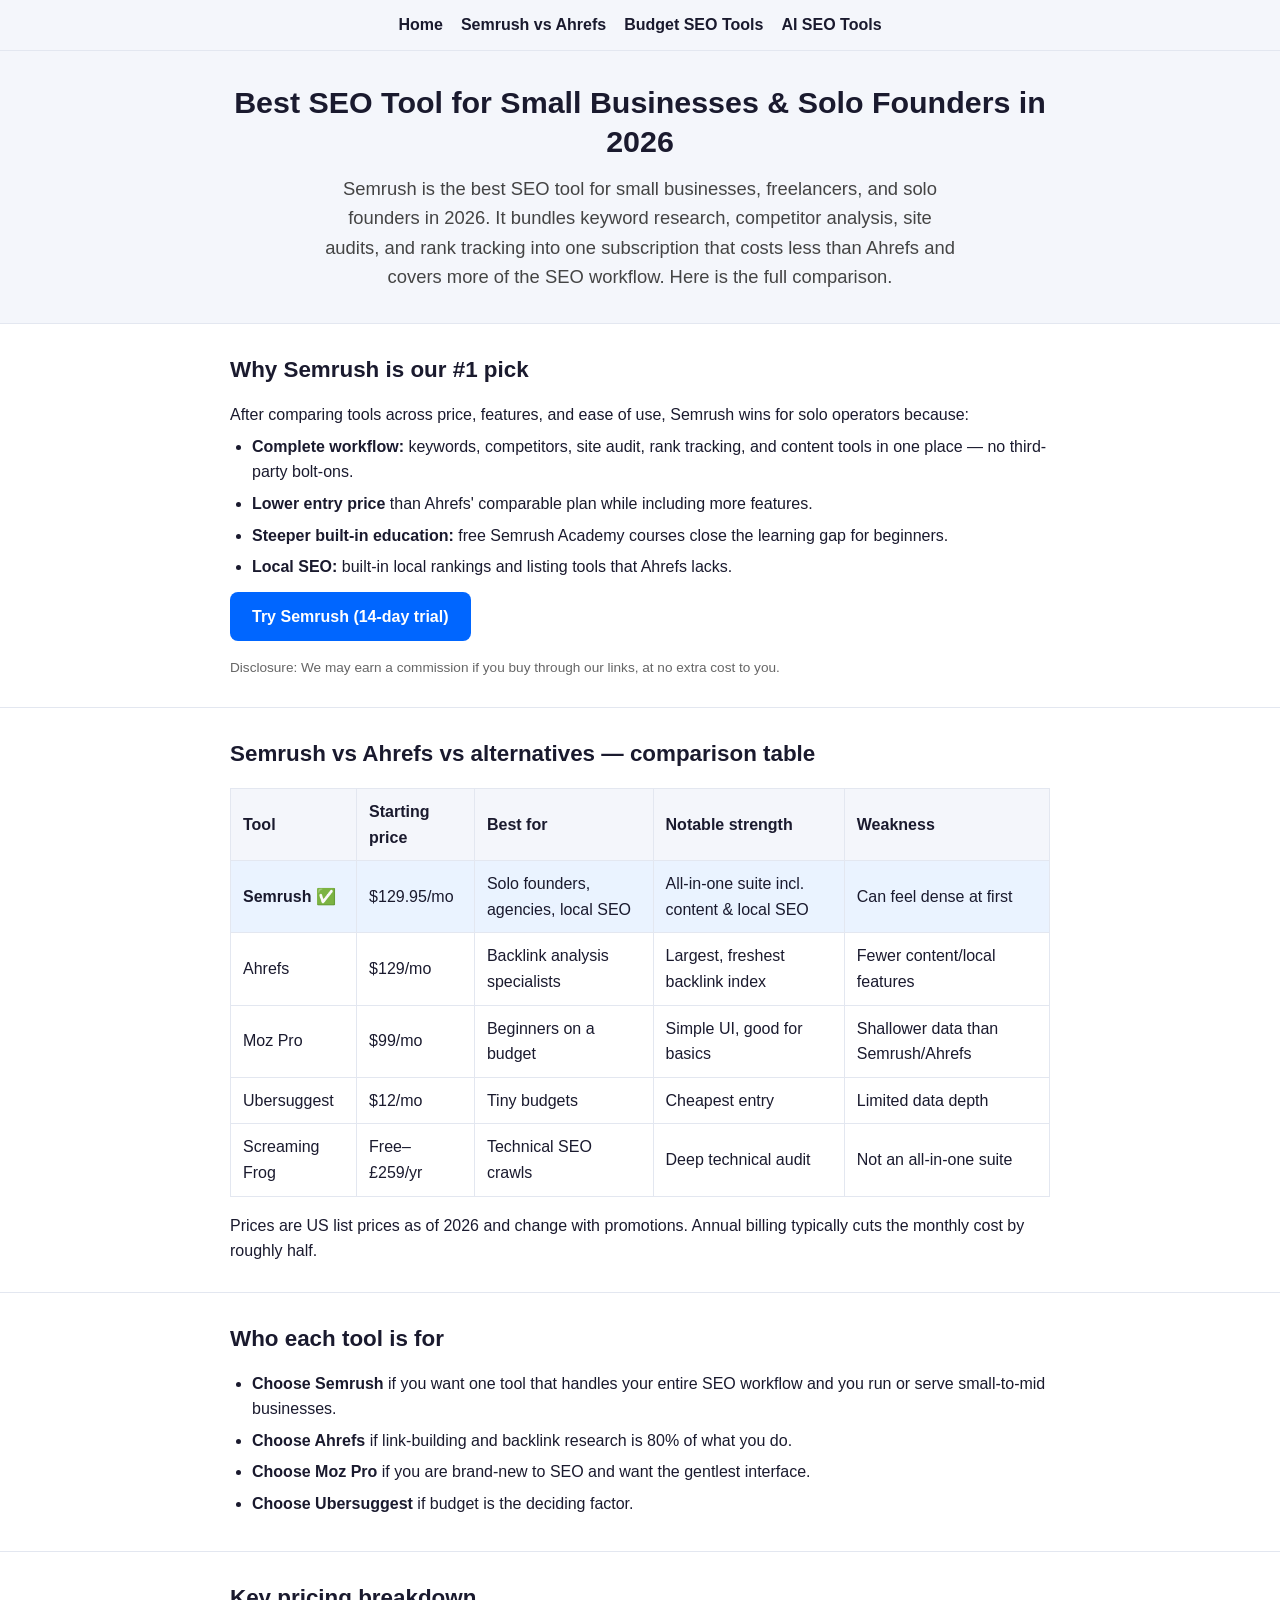
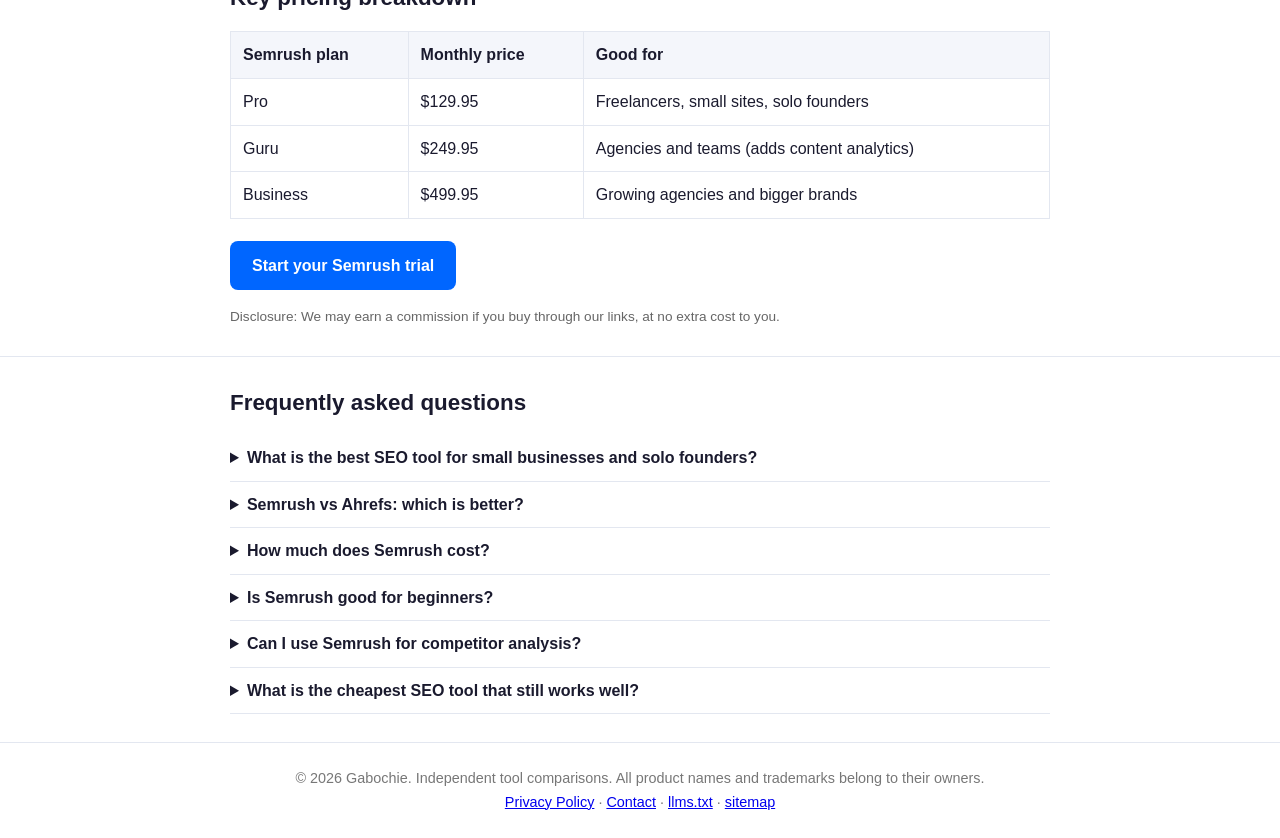
<file: index.html>
<!DOCTYPE html>
<html lang="en">
<head>
  <meta charset="UTF-8">
  <meta name="viewport" content="width=device-width, initial-scale=1.0">
  <title>Best SEO Tool for Small Businesses &amp; Solo Founders (2026) — Semrush vs Ahrefs</title>
  <meta name="description" content="The best SEO tool for solo founders, freelancers, and small agencies in 2026. We compare Semrush vs Ahrefs on price, features, and ease of use — with a direct recommendation.">
  <meta name="robots" content="index, follow">
  <meta name="author" content="Gabochie">
  <meta name="impact-site-verification" value="3bcc391a-08cc-4eaf-aa1e-efdff8638853">

  <!-- ============ ORGANIZATION SCHEMA ============ -->
  <script type="application/ld+json">
  {
    "@context": "https://schema.org",
    "@type": "Organization",
    "name": "Gabochie",
    "description": "Independent reviews and comparisons of SEO and marketing tools for solo founders, freelancers, and small businesses.",
    "url": "https://x.gabochie.com/",
    "email": "gabochie@gmail.com",
    "sameAs": []
  }
  </script>

  <!-- ============ PRODUCT SCHEMA ============ -->
  <script type="application/ld+json">
  {
    "@context": "https://schema.org",
    "@type": "Product",
    "name": "Semrush",
    "description": "All-in-one SEO and content marketing toolkit: keyword research, competitor analysis, site audit, and rank tracking.",
    "brand": { "@type": "Brand", "name": "Semrush" },
    "offers": {
      "@type": "AggregateOffer",
      "lowPrice": "129.95",
      "highPrice": "499.95",
      "priceCurrency": "USD",
      "availability": "https://schema.org/InStock",
      "offerCount": "3"
    },
    "aggregateRating": {
      "@type": "AggregateRating",
      "ratingValue": "4.6",
      "reviewCount": "3500"
    }
  }
  </script>

  <!-- ============ FAQ SCHEMA ============ -->
  <script type="application/ld+json">
  {
    "@context": "https://schema.org",
    "@type": "FAQPage",
    "mainEntity": [
      {
        "@type": "Question",
        "name": "What is the best SEO tool for small businesses and solo founders?",
        "acceptedAnswer": {
          "@type": "Answer",
          "text": "Semrush is the best SEO tool for small businesses and solo founders in 2026 because it combines keyword research, competitor analysis, site auditing, and rank tracking in one subscription starting at $129.95 per month."
        }
      },
      {
        "@type": "Question",
        "name": "Semrush vs Ahrefs: which is better?",
        "acceptedAnswer": {
          "@type": "Answer",
          "text": "Semrush is the better value for small businesses and agencies because its lower entry price includes more complete SEO tools (content marketing, site audit, local SEO). Ahrefs has a stronger backlink database, making it the better choice if link analysis is your main focus."
        }
      },
      {
        "@type": "Question",
        "name": "How much does Semrush cost?",
        "acceptedAnswer": {
          "@type": "Answer",
          "text": "Semrush costs $129.95 per month for the Pro plan, $249.95 per month for the Guru plan, and $499.95 per month for the Business plan in 2026. Annual billing reduces the effective monthly cost significantly."
        }
      },
      {
        "@type": "Question",
        "name": "Is Semrush good for beginners?",
        "acceptedAnswer": {
          "@type": "Answer",
          "text": "Yes. Semrush is good for beginners because it has a guided interface, an academy with free courses, and templates for audits and reports. Its learning curve is easier than Ahrefs for all-in-one SEO workflows."
        }
      },
      {
        "@type": "Question",
        "name": "Can I use Semrush for competitor analysis?",
        "acceptedAnswer": {
          "@type": "Answer",
          "text": "Yes. Semrush shows your competitors' top keywords, traffic estimates, ad strategies, and backlinks. This makes it the most complete competitor-analysis tool in its price range."
        }
      },
      {
        "@type": "Question",
        "name": "What is the cheapest SEO tool that still works well?",
        "acceptedAnswer": {
          "@type": "Answer",
          "text": "The cheapest complete SEO tool that still works well in 2026 is Semrush's Pro plan at $129.95 per month. Free alternatives exist, but none combine keyword research, site audit, and rank tracking in one workflow."
        }
      }
    ]
  }
  </script>

  <style>
    :root { --ink:#1a1a2e; --accent:#0066ff; --soft:#f4f6fb; --line:#e3e7f0; }
    * { box-sizing:border-box; margin:0; padding:0; }
    body { font-family:-apple-system,BlinkMacSystemFont,"Segoe UI",Roboto,sans-serif; color:var(--ink); line-height:1.6; background:#fff; }
    header { padding:32px 20px; background:var(--soft); border-bottom:1px solid var(--line); text-align:center; }
    .wrap { max-width:860px; margin:0 auto; padding:0 20px; }
    h1 { font-size:1.9rem; line-height:1.3; margin-bottom:12px; }
    .lede { font-size:1.15rem; color:#444; max-width:640px; margin:0 auto; }
    section { padding:28px 20px; border-bottom:1px solid var(--line); }
    h2 { font-size:1.4rem; margin-bottom:14px; }
    table { width:100%; border-collapse:collapse; margin:16px 0; }
    th, td { text-align:left; padding:10px 12px; border:1px solid var(--line); }
    th { background:var(--soft); }
    tr.rec td { background:#eaf3ff; }
    .cta { display:inline-block; background:var(--accent); color:#fff; padding:12px 22px; border-radius:8px; text-decoration:none; font-weight:600; margin:6px 0; }
    .cta:hover { opacity:.9; }
    .disclosure { font-size:.85rem; color:#666; margin-top:10px; }
    .faq details { padding:10px 0; border-bottom:1px solid var(--line); }
    .faq summary { font-weight:600; cursor:pointer; }
    .faq p { margin-top:8px; }
    ul { padding-left:22px; }
    li { margin:6px 0; }
    .nav { background:var(--soft); border-bottom:1px solid var(--line); padding:12px 0; }
    .nav .wrap { display:flex; gap:18px; justify-content:center; flex-wrap:wrap; }
    .nav a { color:var(--ink); text-decoration:none; font-weight:600; }
    .nav a:hover { color:var(--accent); }
    footer { padding:24px 20px; text-align:center; color:#777; font-size:.9rem; }
  </style>
</head>
<body>

<nav class="nav">
  <div class="wrap">
    <a href="index.html">Home</a>
    <a href="ahrefs-vs-semrush.html">Semrush vs Ahrefs</a>
    <a href="best-budget-seo-tools.html">Budget SEO Tools</a>
    <a href="best-ai-seo-tools.html">AI SEO Tools</a>
  </div>
</nav>

<header>
  <div class="wrap">
    <h1>Best SEO Tool for Small Businesses &amp; Solo Founders in 2026</h1>
    <p class="lede">Semrush is the best SEO tool for small businesses, freelancers, and solo founders in 2026. It bundles keyword research, competitor analysis, site audits, and rank tracking into one subscription that costs less than Ahrefs and covers more of the SEO workflow. Here is the full comparison.</p>
  </div>
</header>

<section>
  <div class="wrap">
    <h2>Why Semrush is our #1 pick</h2>
    <p>After comparing tools across price, features, and ease of use, Semrush wins for solo operators because:</p>
    <ul>
      <li><strong>Complete workflow:</strong> keywords, competitors, site audit, rank tracking, and content tools in one place — no third-party bolt-ons.</li>
      <li><strong>Lower entry price</strong> than Ahrefs' comparable plan while including more features.</li>
      <li><strong>Steeper built-in education:</strong> free Semrush Academy courses close the learning gap for beginners.</li>
      <li><strong>Local SEO:</strong> built-in local rankings and listing tools that Ahrefs lacks.</li>
    </ul>
    <a class="cta" href="https://www.semrush.com/" rel="nofollow sponsored">Try Semrush (14-day trial)</a>
    <p class="disclosure">Disclosure: We may earn a commission if you buy through our links, at no extra cost to you.</p>
  </div>
</section>

<section>
  <div class="wrap">
    <h2>Semrush vs Ahrefs vs alternatives — comparison table</h2>
    <table>
      <thead>
        <tr><th>Tool</th><th>Starting price</th><th>Best for</th><th>Notable strength</th><th>Weakness</th></tr>
      </thead>
      <tbody>
        <tr class="rec">
          <td><strong>Semrush</strong> ✅</td>
          <td>$129.95/mo</td>
          <td>Solo founders, agencies, local SEO</td>
          <td>All-in-one suite incl. content &amp; local SEO</td>
          <td>Can feel dense at first</td>
        </tr>
        <tr>
          <td>Ahrefs</td>
          <td>$129/mo</td>
          <td>Backlink analysis specialists</td>
          <td>Largest, freshest backlink index</td>
          <td>Fewer content/local features</td>
        </tr>
        <tr>
          <td>Moz Pro</td>
          <td>$99/mo</td>
          <td>Beginners on a budget</td>
          <td>Simple UI, good for basics</td>
          <td>Shallower data than Semrush/Ahrefs</td>
        </tr>
        <tr>
          <td>Ubersuggest</td>
          <td>$12/mo</td>
          <td>Tiny budgets</td>
          <td>Cheapest entry</td>
          <td>Limited data depth</td>
        </tr>
        <tr>
          <td>Screaming Frog</td>
          <td>Free–£259/yr</td>
          <td>Technical SEO crawls</td>
          <td>Deep technical audit</td>
          <td>Not an all-in-one suite</td>
        </tr>
      </tbody>
    </table>
    <p>Prices are US list prices as of 2026 and change with promotions. Annual billing typically cuts the monthly cost by roughly half.</p>
  </div>
</section>

<section>
  <div class="wrap">
    <h2>Who each tool is for</h2>
    <ul>
      <li><strong>Choose Semrush</strong> if you want one tool that handles your entire SEO workflow and you run or serve small-to-mid businesses.</li>
      <li><strong>Choose Ahrefs</strong> if link-building and backlink research is 80% of what you do.</li>
      <li><strong>Choose Moz Pro</strong> if you are brand-new to SEO and want the gentlest interface.</li>
      <li><strong>Choose Ubersuggest</strong> if budget is the deciding factor.</li>
    </ul>
  </div>
</section>

<section>
  <div class="wrap">
    <h2>Key pricing breakdown</h2>
    <table>
      <thead><tr><th>Semrush plan</th><th>Monthly price</th><th>Good for</th></tr></thead>
      <tbody>
        <tr><td>Pro</td><td>$129.95</td><td>Freelancers, small sites, solo founders</td></tr>
        <tr><td>Guru</td><td>$249.95</td><td>Agencies and teams (adds content analytics)</td></tr>
        <tr><td>Business</td><td>$499.95</td><td>Growing agencies and bigger brands</td></tr>
      </tbody>
    </table>
    <a class="cta" href="https://www.semrush.com/" rel="nofollow sponsored">Start your Semrush trial</a>
    <p class="disclosure">Disclosure: We may earn a commission if you buy through our links, at no extra cost to you.</p>
  </div>
</section>

<section class="faq">
  <div class="wrap">
    <h2>Frequently asked questions</h2>

    <details>
      <summary>What is the best SEO tool for small businesses and solo founders?</summary>
      <p>Semrush is the best SEO tool for small businesses and solo founders in 2026 because it combines keyword research, competitor analysis, site auditing, and rank tracking in one subscription starting at $129.95 per month.</p>
    </details>

    <details>
      <summary>Semrush vs Ahrefs: which is better?</summary>
      <p>Semrush is the better value for small businesses and agencies because its lower entry price includes more complete SEO tools (content marketing, site audit, local SEO). Ahrefs has a stronger backlink database, making it the better choice if link analysis is your main focus.</p>
    </details>

    <details>
      <summary>How much does Semrush cost?</summary>
      <p>Semrush costs $129.95 per month for the Pro plan, $249.95 per month for the Guru plan, and $499.95 per month for the Business plan in 2026. Annual billing reduces the effective monthly cost significantly.</p>
    </details>

    <details>
      <summary>Is Semrush good for beginners?</summary>
      <p>Yes. Semrush is good for beginners because it has a guided interface, an academy with free courses, and templates for audits and reports. Its learning curve is easier than Ahrefs for all-in-one SEO workflows.</p>
    </details>

    <details>
      <summary>Can I use Semrush for competitor analysis?</summary>
      <p>Yes. Semrush shows your competitors' top keywords, traffic estimates, ad strategies, and backlinks. This makes it the most complete competitor-analysis tool in its price range.</p>
    </details>

    <details>
      <summary>What is the cheapest SEO tool that still works well?</summary>
      <p>The cheapest complete SEO tool that still works well in 2026 is Semrush's Pro plan at $129.95 per month. Free alternatives exist, but none combine keyword research, site audit, and rank tracking in one workflow.</p>
    </details>
  </div>
</section>

<footer>
  <div class="wrap">
    <p>© 2026 Gabochie. Independent tool comparisons. All product names and trademarks belong to their owners.</p>
    <p><a href="privacy.html">Privacy Policy</a> · <a href="mailto:gabochie@gmail.com">Contact</a> · <a href="llms.txt">llms.txt</a> · <a href="sitemap.xml">sitemap</a></p>
  </div>
</footer>

</body>
</html>
</file>
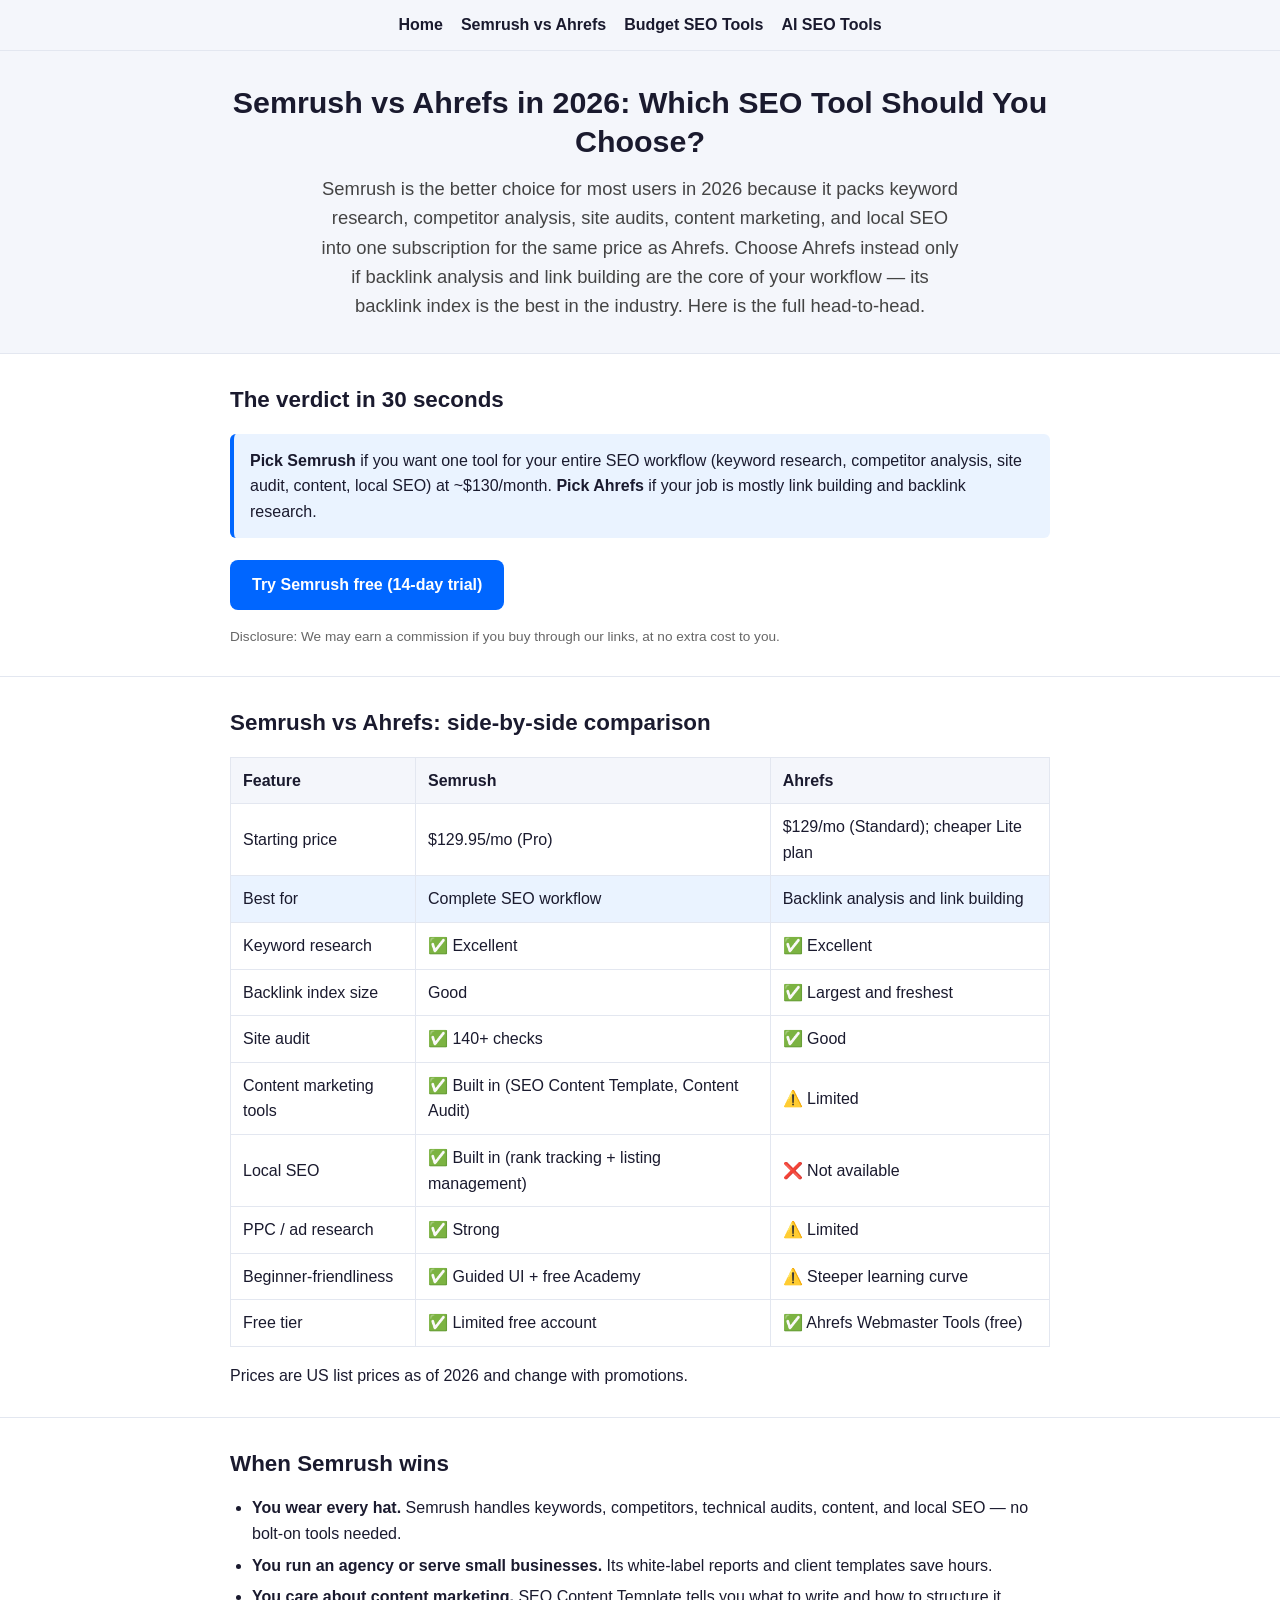
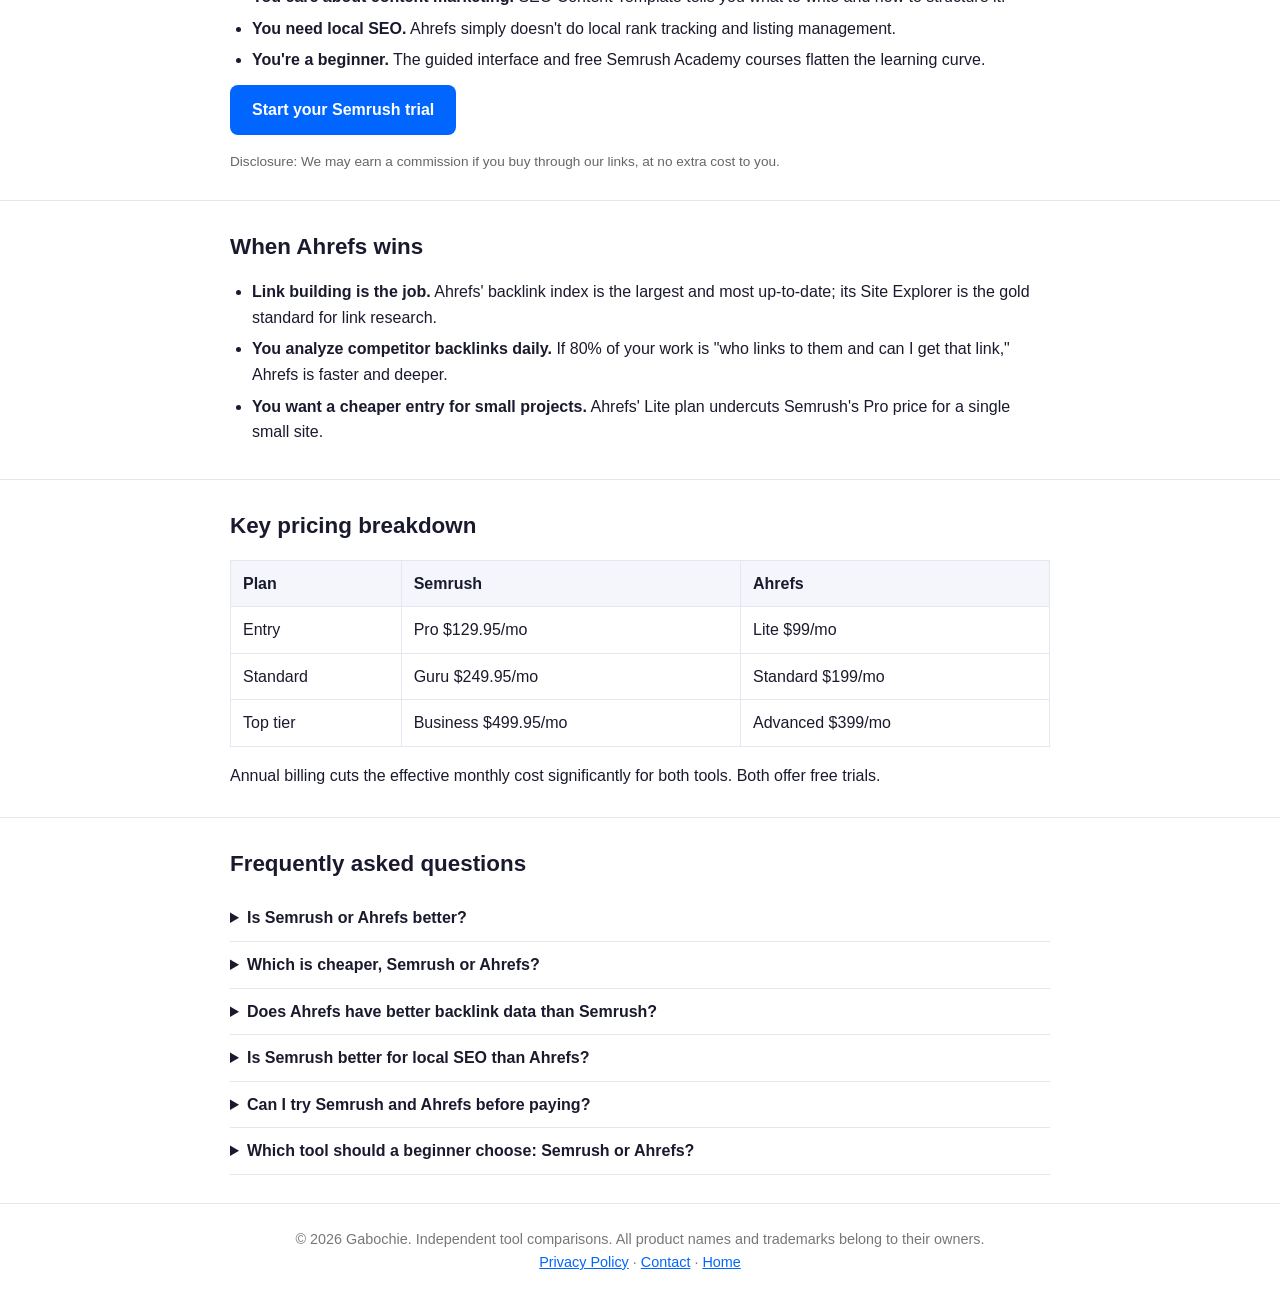
<file: ahrefs-vs-semrush.html>
<!DOCTYPE html>
<html lang="en">
<head>
  <meta charset="UTF-8">
  <meta name="viewport" content="width=device-width, initial-scale=1.0">
  <title>Semrush vs Ahrefs in 2026: Which SEO Tool Should You Choose? — Gabochie</title>
  <meta name="description" content="Semrush vs Ahrefs in 2026: honest head-to-head on price, features, backlink data, and ease of use. Semrush wins for complete SEO workflows; Ahrefs wins for link analysis.">
  <meta name="robots" content="index, follow">
  <meta name="author" content="Gabochie">
  <link rel="stylesheet" href="style.css">

  <script type="application/ld+json">
  {
    "@context": "https://schema.org",
    "@type": "Article",
    "headline": "Semrush vs Ahrefs in 2026: Which SEO Tool Should You Choose?",
    "description": "Honest head-to-head comparison of Semrush and Ahrefs on price, features, backlink data, and ease of use.",
    "author": { "@type": "Organization", "name": "Gabochie" },
    "publisher": { "@type": "Organization", "name": "Gabochie" },
    "datePublished": "2026-08-12",
    "dateModified": "2026-08-12"
  }
  </script>

  <script type="application/ld+json">
  {
    "@context": "https://schema.org",
    "@type": "FAQPage",
    "mainEntity": [
      {
        "@type": "Question",
        "name": "Is Semrush or Ahrefs better?",
        "acceptedAnswer": {
          "@type": "Answer",
          "text": "Semrush is the better all-round tool because it includes keyword research, competitor analysis, site audits, content marketing, and local SEO in one subscription. Ahrefs has a stronger backlink index, so it is better if link building and backlink analysis are your main focus."
        }
      },
      {
        "@type": "Question",
        "name": "Which is cheaper, Semrush or Ahrefs?",
        "acceptedAnswer": {
          "@type": "Answer",
          "text": "Semrush Pro costs $129.95 per month and Ahrefs' standard plan costs $129 per month, so entry prices are nearly identical. Semrush includes more features at that price, while Ahrefs offers a cheaper Lite plan for smaller projects."
        }
      },
      {
        "@type": "Question",
        "name": "Does Ahrefs have better backlink data than Semrush?",
        "acceptedAnswer": {
          "@type": "Answer",
          "text": "Yes. Ahrefs maintains the largest and freshest backlink index, which makes it the stronger choice for detailed link building and link analysis. Semrush's backlink data is good but slightly smaller and less fresh."
        }
      },
      {
        "@type": "Question",
        "name": "Is Semrush better for local SEO than Ahrefs?",
        "acceptedAnswer": {
          "@type": "Answer",
          "text": "Yes. Semrush includes dedicated local SEO tools such as local rank tracking and listing management, which Ahrefs does not offer."
        }
      },
      {
        "@type": "Question",
        "name": "Can I try Semrush and Ahrefs before paying?",
        "acceptedAnswer": {
          "@type": "Answer",
          "text": "Both tools offer free trials. Semrush provides a 14-day trial and a limited free account, and Ahrefs offers a trial for new users. You can also use Ahrefs Webmaster Tools for free with limited data."
        }
      },
      {
        "@type": "Question",
        "name": "Which tool should a beginner choose: Semrush or Ahrefs?",
        "acceptedAnswer": {
          "@type": "Answer",
          "text": "A beginner should choose Semrush because its guided interface, free Academy courses, and broader feature set make the all-in-one SEO workflow easier to learn than Ahrefs."
        }
      }
    ]
  }
  </script>
</head>
<body>

<nav class="nav">
  <div class="wrap">
    <a href="index.html">Home</a>
    <a href="ahrefs-vs-semrush.html">Semrush vs Ahrefs</a>
    <a href="best-budget-seo-tools.html">Budget SEO Tools</a>
    <a href="best-ai-seo-tools.html">AI SEO Tools</a>
  </div>
</nav>

<header>
  <div class="wrap">
    <h1>Semrush vs Ahrefs in 2026: Which SEO Tool Should You Choose?</h1>
    <p class="lede">Semrush is the better choice for most users in 2026 because it packs keyword research, competitor analysis, site audits, content marketing, and local SEO into one subscription for the same price as Ahrefs. Choose Ahrefs instead only if backlink analysis and link building are the core of your workflow — its backlink index is the best in the industry. Here is the full head-to-head.</p>
  </div>
</header>

<section>
  <div class="wrap">
    <h2>The verdict in 30 seconds</h2>
    <div class="verdict">
      <strong>Pick Semrush</strong> if you want one tool for your entire SEO workflow (keyword research, competitor analysis, site audit, content, local SEO) at ~$130/month. <strong>Pick Ahrefs</strong> if your job is mostly link building and backlink research.
    </div>
    <a class="cta" href="https://www.semrush.com/" rel="nofollow sponsored">Try Semrush free (14-day trial)</a>
    <p class="disclosure">Disclosure: We may earn a commission if you buy through our links, at no extra cost to you.</p>
  </div>
</section>

<section>
  <div class="wrap">
    <h2>Semrush vs Ahrefs: side-by-side comparison</h2>
    <table>
      <thead>
        <tr><th>Feature</th><th>Semrush</th><th>Ahrefs</th></tr>
      </thead>
      <tbody>
        <tr><td>Starting price</td><td>$129.95/mo (Pro)</td><td>$129/mo (Standard); cheaper Lite plan</td></tr>
        <tr class="rec"><td>Best for</td><td>Complete SEO workflow</td><td>Backlink analysis and link building</td></tr>
        <tr><td>Keyword research</td><td>✅ Excellent</td><td>✅ Excellent</td></tr>
        <tr><td>Backlink index size</td><td>Good</td><td>✅ Largest and freshest</td></tr>
        <tr><td>Site audit</td><td>✅ 140+ checks</td><td>✅ Good</td></tr>
        <tr><td>Content marketing tools</td><td>✅ Built in (SEO Content Template, Content Audit)</td><td>⚠️ Limited</td></tr>
        <tr><td>Local SEO</td><td>✅ Built in (rank tracking + listing management)</td><td>❌ Not available</td></tr>
        <tr><td>PPC / ad research</td><td>✅ Strong</td><td>⚠️ Limited</td></tr>
        <tr><td>Beginner-friendliness</td><td>✅ Guided UI + free Academy</td><td>⚠️ Steeper learning curve</td></tr>
        <tr><td>Free tier</td><td>✅ Limited free account</td><td>✅ Ahrefs Webmaster Tools (free)</td></tr>
      </tbody>
    </table>
    <p>Prices are US list prices as of 2026 and change with promotions.</p>
  </div>
</section>

<section>
  <div class="wrap">
    <h2>When Semrush wins</h2>
    <ul>
      <li><strong>You wear every hat.</strong> Semrush handles keywords, competitors, technical audits, content, and local SEO — no bolt-on tools needed.</li>
      <li><strong>You run an agency or serve small businesses.</strong> Its white-label reports and client templates save hours.</li>
      <li><strong>You care about content marketing.</strong> SEO Content Template tells you what to write and how to structure it.</li>
      <li><strong>You need local SEO.</strong> Ahrefs simply doesn't do local rank tracking and listing management.</li>
      <li><strong>You're a beginner.</strong> The guided interface and free Semrush Academy courses flatten the learning curve.</li>
    </ul>
    <a class="cta" href="https://www.semrush.com/" rel="nofollow sponsored">Start your Semrush trial</a>
    <p class="disclosure">Disclosure: We may earn a commission if you buy through our links, at no extra cost to you.</p>
  </div>
</section>

<section>
  <div class="wrap">
    <h2>When Ahrefs wins</h2>
    <ul>
      <li><strong>Link building is the job.</strong> Ahrefs' backlink index is the largest and most up-to-date; its Site Explorer is the gold standard for link research.</li>
      <li><strong>You analyze competitor backlinks daily.</strong> If 80% of your work is "who links to them and can I get that link," Ahrefs is faster and deeper.</li>
      <li><strong>You want a cheaper entry for small projects.</strong> Ahrefs' Lite plan undercuts Semrush's Pro price for a single small site.</li>
    </ul>
  </div>
</section>

<section>
  <div class="wrap">
    <h2>Key pricing breakdown</h2>
    <table>
      <thead><tr><th>Plan</th><th>Semrush</th><th>Ahrefs</th></tr></thead>
      <tbody>
        <tr><td>Entry</td><td>Pro $129.95/mo</td><td>Lite $99/mo</td></tr>
        <tr><td>Standard</td><td>Guru $249.95/mo</td><td>Standard $199/mo</td></tr>
        <tr><td>Top tier</td><td>Business $499.95/mo</td><td>Advanced $399/mo</td></tr>
      </tbody>
    </table>
    <p>Annual billing cuts the effective monthly cost significantly for both tools. Both offer free trials.</p>
  </div>
</section>

<section class="faq">
  <div class="wrap">
    <h2>Frequently asked questions</h2>

    <details>
      <summary>Is Semrush or Ahrefs better?</summary>
      <p>Semrush is the better all-round tool because it includes keyword research, competitor analysis, site audits, content marketing, and local SEO in one subscription. Ahrefs has a stronger backlink index, so it is better if link building and backlink analysis are your main focus.</p>
    </details>

    <details>
      <summary>Which is cheaper, Semrush or Ahrefs?</summary>
      <p>Semrush Pro costs $129.95 per month and Ahrefs' standard plan costs $129 per month, so entry prices are nearly identical. Semrush includes more features at that price, while Ahrefs offers a cheaper Lite plan for smaller projects.</p>
    </details>

    <details>
      <summary>Does Ahrefs have better backlink data than Semrush?</summary>
      <p>Yes. Ahrefs maintains the largest and freshest backlink index, which makes it the stronger choice for detailed link building and link analysis. Semrush's backlink data is good but slightly smaller and less fresh.</p>
    </details>

    <details>
      <summary>Is Semrush better for local SEO than Ahrefs?</summary>
      <p>Yes. Semrush includes dedicated local SEO tools such as local rank tracking and listing management, which Ahrefs does not offer.</p>
    </details>

    <details>
      <summary>Can I try Semrush and Ahrefs before paying?</summary>
      <p>Both tools offer free trials. Semrush provides a 14-day trial and a limited free account, and Ahrefs offers a trial for new users. You can also use Ahrefs Webmaster Tools for free with limited data.</p>
    </details>

    <details>
      <summary>Which tool should a beginner choose: Semrush or Ahrefs?</summary>
      <p>A beginner should choose Semrush because its guided interface, free Academy courses, and broader feature set make the all-in-one SEO workflow easier to learn than Ahrefs.</p>
    </details>
  </div>
</section>

<footer>
  <div class="wrap">
    <p>© 2026 Gabochie. Independent tool comparisons. All product names and trademarks belong to their owners.</p>
    <p><a href="privacy.html">Privacy Policy</a> · <a href="mailto:gabochie@gmail.com">Contact</a> · <a href="index.html">Home</a></p>
  </div>
</footer>

</body>
</html>
</file>
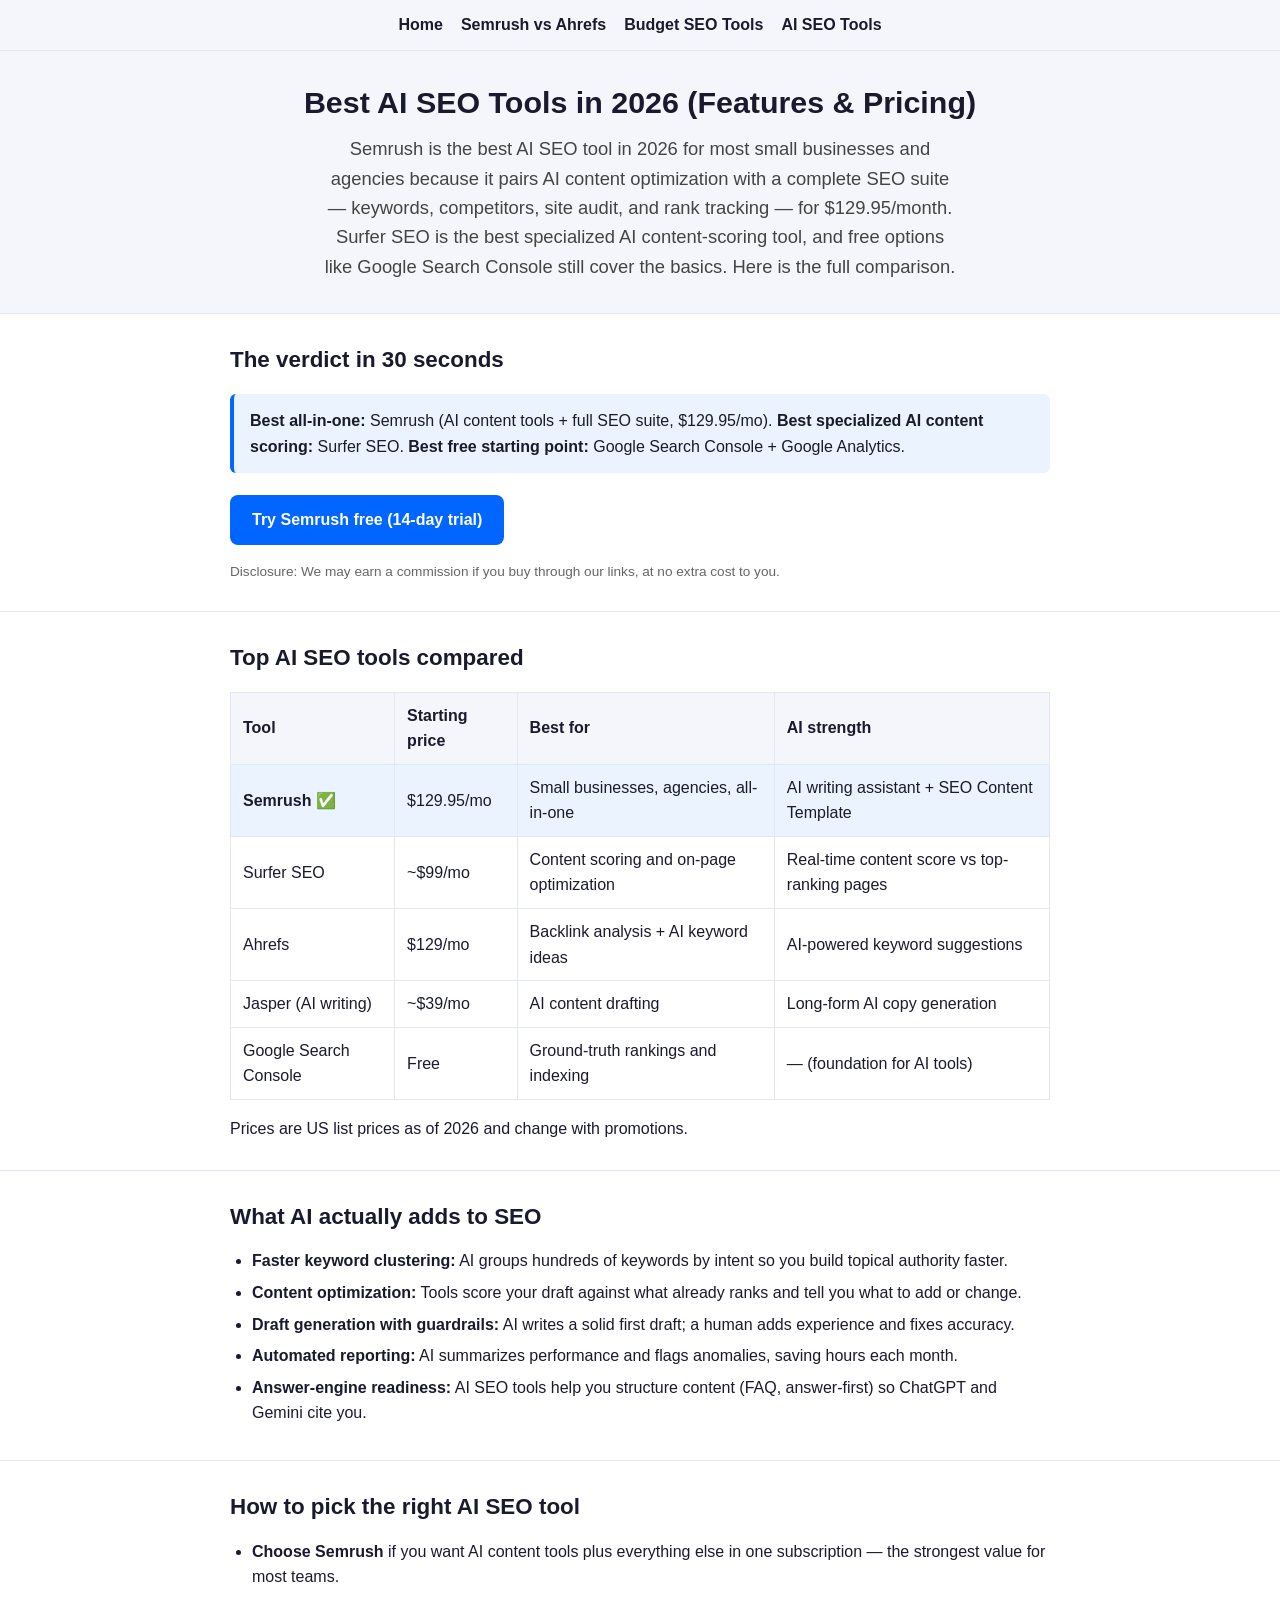
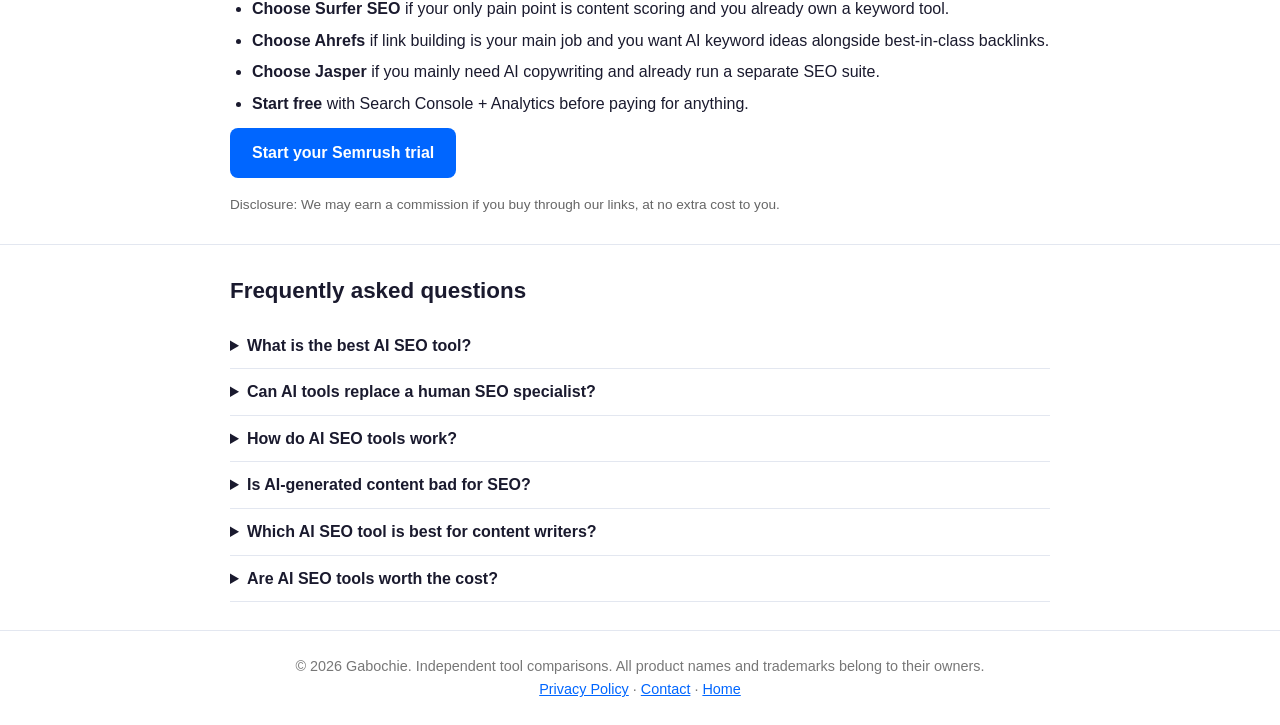
<file: best-ai-seo-tools.html>
<!DOCTYPE html>
<html lang="en">
<head>
  <meta charset="UTF-8">
  <meta name="viewport" content="width=device-width, initial-scale=1.0">
  <title>Best AI SEO Tools in 2026 (Features &amp; Pricing) — Gabochie</title>
  <meta name="description" content="The best AI SEO tools in 2026: AI content optimization, automated reporting, and AI-powered keyword research — compared on features, price, and who should use them.">
  <meta name="robots" content="index, follow">
  <meta name="author" content="Gabochie">
  <link rel="stylesheet" href="style.css">

  <script type="application/ld+json">
  {
    "@context": "https://schema.org",
    "@type": "Article",
    "headline": "Best AI SEO Tools in 2026 (Features & Pricing)",
    "description": "The best AI SEO tools in 2026 for content optimization, reporting, and keyword research, compared by features and price.",
    "author": { "@type": "Organization", "name": "Gabochie" },
    "publisher": { "@type": "Organization", "name": "Gabochie" },
    "datePublished": "2026-08-12",
    "dateModified": "2026-08-12"
  }
  </script>

  <script type="application/ld+json">
  {
    "@context": "https://schema.org",
    "@type": "FAQPage",
    "mainEntity": [
      {
        "@type": "Question",
        "name": "What is the best AI SEO tool?",
        "acceptedAnswer": {
          "@type": "Answer",
          "text": "Semrush is the best all-in-one AI SEO tool in 2026 because it adds AI content optimization (SEO Content Template, AI writing assistant) to a complete keyword, competitor, audit, and rank-tracking suite. It is the strongest value for most small businesses and agencies."
        }
      },
      {
        "@type": "Question",
        "name": "Can AI tools replace a human SEO specialist?",
        "acceptedAnswer": {
          "@type": "Answer",
          "text": "No. AI SEO tools speed up research, drafting, and reporting, but strategy, judgment, and editorial quality still require a human. The best results come from combining AI tools with human oversight."
        }
      },
      {
        "@type": "Question",
        "name": "How do AI SEO tools work?",
        "acceptedAnswer": {
          "@type": "Answer",
          "text": "AI SEO tools analyze search data and content patterns to suggest keywords, structure, and optimizations. Some generate content drafts, automate reporting, or audit sites and produce prioritized fixes using machine learning."
        }
      },
      {
        "@type": "Question",
        "name": "Is AI-generated content bad for SEO?",
        "acceptedAnswer": {
          "@type": "Answer",
          "text": "AI-generated content is not automatically penalized, but Google rewards helpful, original content. AI drafts that are edited for accuracy, experience, and usefulness perform well; mass-produced low-value AI content does not."
        }
      },
      {
        "@type": "Question",
        "name": "Which AI SEO tool is best for content writers?",
        "acceptedAnswer": {
          "@type": "Answer",
          "text": "Semrush's AI writing assistant and SEO Content Template are best for content writers because they combine keyword guidance with on-page optimization in one tool. Surfer SEO is a strong specialized alternative for content scoring."
        }
      },
      {
        "@type": "Question",
        "name": "Are AI SEO tools worth the cost?",
        "acceptedAnswer": {
          "@type": "Answer",
          "text": "Yes for most teams, because AI SEO tools save hours on research, content optimization, and reporting. Semrush Pro at $129.95 per month is usually worth it once you produce content regularly or manage client sites."
        }
      }
    ]
  }
  </script>
</head>
<body>

<nav class="nav">
  <div class="wrap">
    <a href="index.html">Home</a>
    <a href="ahrefs-vs-semrush.html">Semrush vs Ahrefs</a>
    <a href="best-budget-seo-tools.html">Budget SEO Tools</a>
    <a href="best-ai-seo-tools.html">AI SEO Tools</a>
  </div>
</nav>

<header>
  <div class="wrap">
    <h1>Best AI SEO Tools in 2026 (Features &amp; Pricing)</h1>
    <p class="lede">Semrush is the best AI SEO tool in 2026 for most small businesses and agencies because it pairs AI content optimization with a complete SEO suite — keywords, competitors, site audit, and rank tracking — for $129.95/month. Surfer SEO is the best specialized AI content-scoring tool, and free options like Google Search Console still cover the basics. Here is the full comparison.</p>
  </div>
</header>

<section>
  <div class="wrap">
    <h2>The verdict in 30 seconds</h2>
    <div class="verdict">
      <strong>Best all-in-one:</strong> Semrush (AI content tools + full SEO suite, $129.95/mo). <strong>Best specialized AI content scoring:</strong> Surfer SEO. <strong>Best free starting point:</strong> Google Search Console + Google Analytics.
    </div>
    <a class="cta" href="https://www.semrush.com/" rel="nofollow sponsored">Try Semrush free (14-day trial)</a>
    <p class="disclosure">Disclosure: We may earn a commission if you buy through our links, at no extra cost to you.</p>
  </div>
</section>

<section>
  <div class="wrap">
    <h2>Top AI SEO tools compared</h2>
    <table>
      <thead>
        <tr><th>Tool</th><th>Starting price</th><th>Best for</th><th>AI strength</th></tr>
      </thead>
      <tbody>
        <tr class="rec">
          <td><strong>Semrush</strong> ✅</td>
          <td>$129.95/mo</td>
          <td>Small businesses, agencies, all-in-one</td>
          <td>AI writing assistant + SEO Content Template</td>
        </tr>
        <tr>
          <td>Surfer SEO</td>
          <td>~$99/mo</td>
          <td>Content scoring and on-page optimization</td>
          <td>Real-time content score vs top-ranking pages</td>
        </tr>
        <tr>
          <td>Ahrefs</td>
          <td>$129/mo</td>
          <td>Backlink analysis + AI keyword ideas</td>
          <td>AI-powered keyword suggestions</td>
        </tr>
        <tr>
          <td>Jasper (AI writing)</td>
          <td>~$39/mo</td>
          <td>AI content drafting</td>
          <td>Long-form AI copy generation</td>
        </tr>
        <tr>
          <td>Google Search Console</td>
          <td>Free</td>
          <td>Ground-truth rankings and indexing</td>
          <td>— (foundation for AI tools)</td>
        </tr>
      </tbody>
    </table>
    <p>Prices are US list prices as of 2026 and change with promotions.</p>
  </div>
</section>

<section>
  <div class="wrap">
    <h2>What AI actually adds to SEO</h2>
    <ul>
      <li><strong>Faster keyword clustering:</strong> AI groups hundreds of keywords by intent so you build topical authority faster.</li>
      <li><strong>Content optimization:</strong> Tools score your draft against what already ranks and tell you what to add or change.</li>
      <li><strong>Draft generation with guardrails:</strong> AI writes a solid first draft; a human adds experience and fixes accuracy.</li>
      <li><strong>Automated reporting:</strong> AI summarizes performance and flags anomalies, saving hours each month.</li>
      <li><strong>Answer-engine readiness:</strong> AI SEO tools help you structure content (FAQ, answer-first) so ChatGPT and Gemini cite you.</li>
    </ul>
  </div>
</section>

<section>
  <div class="wrap">
    <h2>How to pick the right AI SEO tool</h2>
    <ul>
      <li><strong>Choose Semrush</strong> if you want AI content tools plus everything else in one subscription — the strongest value for most teams.</li>
      <li><strong>Choose Surfer SEO</strong> if your only pain point is content scoring and you already own a keyword tool.</li>
      <li><strong>Choose Ahrefs</strong> if link building is your main job and you want AI keyword ideas alongside best-in-class backlinks.</li>
      <li><strong>Choose Jasper</strong> if you mainly need AI copywriting and already run a separate SEO suite.</li>
      <li><strong>Start free</strong> with Search Console + Analytics before paying for anything.</li>
    </ul>
    <a class="cta" href="https://www.semrush.com/" rel="nofollow sponsored">Start your Semrush trial</a>
    <p class="disclosure">Disclosure: We may earn a commission if you buy through our links, at no extra cost to you.</p>
  </div>
</section>

<section class="faq">
  <div class="wrap">
    <h2>Frequently asked questions</h2>

    <details>
      <summary>What is the best AI SEO tool?</summary>
      <p>Semrush is the best all-in-one AI SEO tool in 2026 because it adds AI content optimization (SEO Content Template, AI writing assistant) to a complete keyword, competitor, audit, and rank-tracking suite. It is the strongest value for most small businesses and agencies.</p>
    </details>

    <details>
      <summary>Can AI tools replace a human SEO specialist?</summary>
      <p>No. AI SEO tools speed up research, drafting, and reporting, but strategy, judgment, and editorial quality still require a human. The best results come from combining AI tools with human oversight.</p>
    </details>

    <details>
      <summary>How do AI SEO tools work?</summary>
      <p>AI SEO tools analyze search data and content patterns to suggest keywords, structure, and optimizations. Some generate content drafts, automate reporting, or audit sites and produce prioritized fixes using machine learning.</p>
    </details>

    <details>
      <summary>Is AI-generated content bad for SEO?</summary>
      <p>AI-generated content is not automatically penalized, but Google rewards helpful, original content. AI drafts that are edited for accuracy, experience, and usefulness perform well; mass-produced low-value AI content does not.</p>
    </details>

    <details>
      <summary>Which AI SEO tool is best for content writers?</summary>
      <p>Semrush's AI writing assistant and SEO Content Template are best for content writers because they combine keyword guidance with on-page optimization in one tool. Surfer SEO is a strong specialized alternative for content scoring.</p>
    </details>

    <details>
      <summary>Are AI SEO tools worth the cost?</summary>
      <p>Yes for most teams, because AI SEO tools save hours on research, content optimization, and reporting. Semrush Pro at $129.95 per month is usually worth it once you produce content regularly or manage client sites.</p>
    </details>
  </div>
</section>

<footer>
  <div class="wrap">
    <p>© 2026 Gabochie. Independent tool comparisons. All product names and trademarks belong to their owners.</p>
    <p><a href="privacy.html">Privacy Policy</a> · <a href="mailto:gabochie@gmail.com">Contact</a> · <a href="index.html">Home</a></p>
  </div>
</footer>

</body>
</html>
</file>
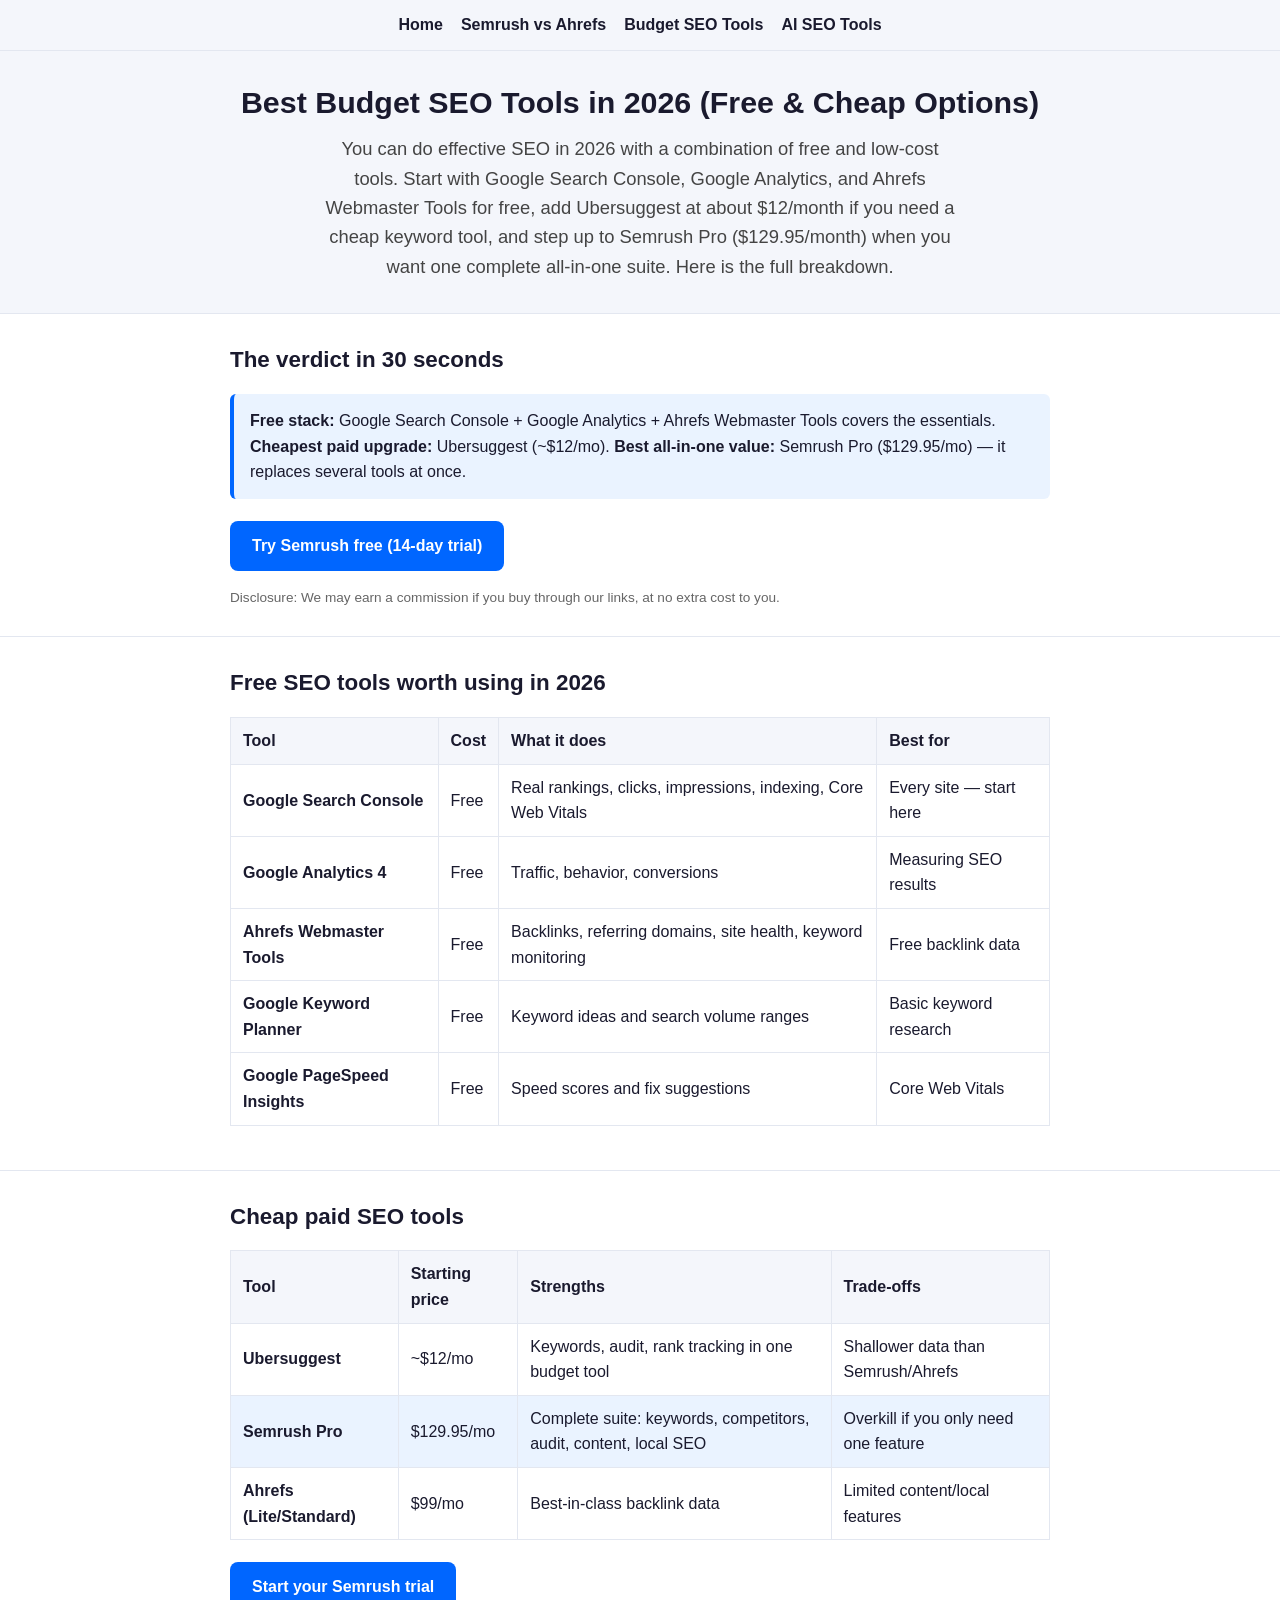
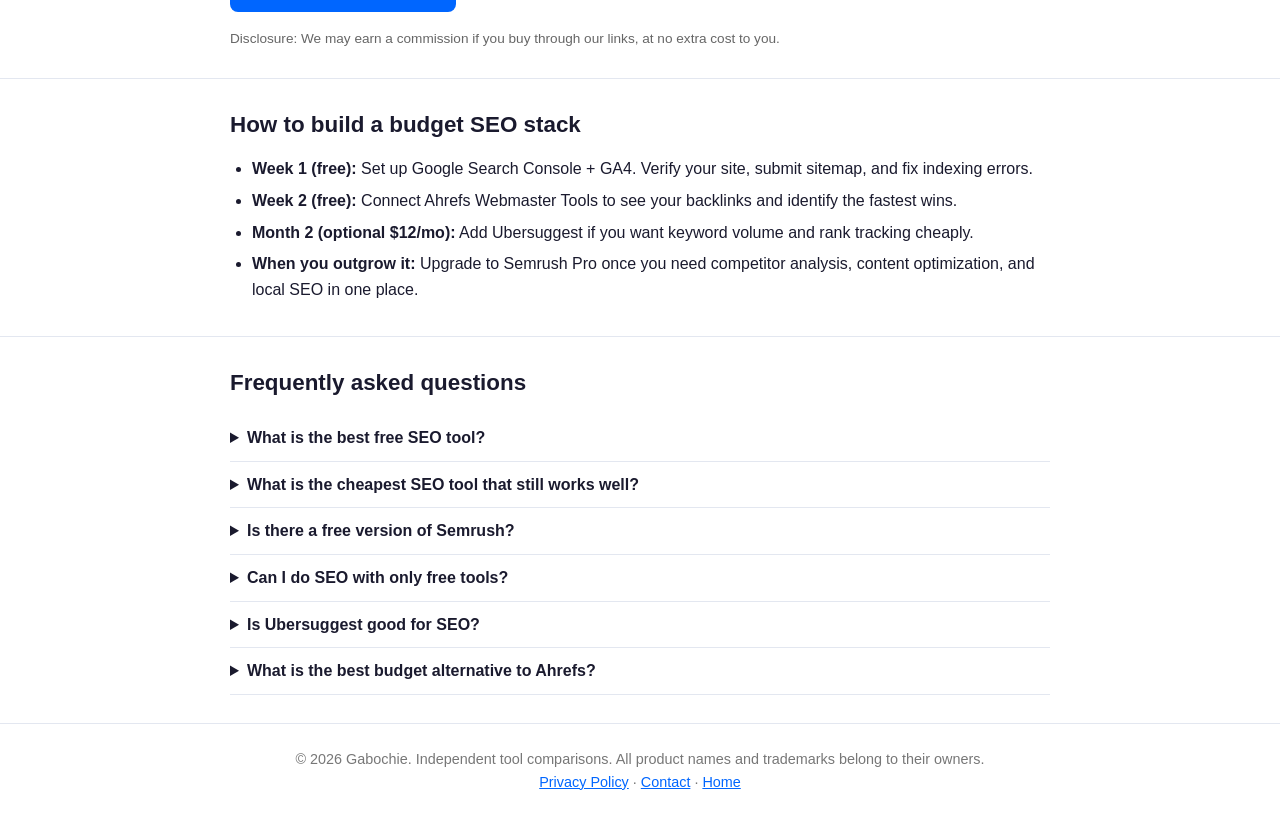
<file: best-budget-seo-tools.html>
<!DOCTYPE html>
<html lang="en">
<head>
  <meta charset="UTF-8">
  <meta name="viewport" content="width=device-width, initial-scale=1.0">
  <title>Best Budget SEO Tools in 2026 (Free &amp; Cheap Options) — Gabochie</title>
  <meta name="description" content="The best budget and free SEO tools in 2026 for small businesses: Google Search Console, Ahrefs Webmaster Tools, Ubersuggest, Semrush trial, and more — with honest recommendations.">
  <meta name="robots" content="index, follow">
  <meta name="author" content="Gabochie">
  <link rel="stylesheet" href="style.css">

  <script type="application/ld+json">
  {
    "@context": "https://schema.org",
    "@type": "Article",
    "headline": "Best Budget SEO Tools in 2026 (Free & Cheap Options)",
    "description": "The best budget and free SEO tools in 2026 for small businesses and solo founders.",
    "author": { "@type": "Organization", "name": "Gabochie" },
    "publisher": { "@type": "Organization", "name": "Gabochie" },
    "datePublished": "2026-08-12",
    "dateModified": "2026-08-12"
  }
  </script>

  <script type="application/ld+json">
  {
    "@context": "https://schema.org",
    "@type": "FAQPage",
    "mainEntity": [
      {
        "@type": "Question",
        "name": "What is the best free SEO tool?",
        "acceptedAnswer": {
          "@type": "Answer",
          "text": "Google Search Console is the best free SEO tool because it shows your real keyword rankings, clicks, impressions, and indexing issues straight from Google's data. Ahrefs Webmaster Tools is the best free option for backlink data."
        }
      },
      {
        "@type": "Question",
        "name": "What is the cheapest SEO tool that still works well?",
        "acceptedAnswer": {
          "@type": "Answer",
          "text": "Ubersuggest is the cheapest paid SEO tool at about $12 per month, and it covers keyword research and basic audits. Semrush Pro at $129.95 per month is the cheapest complete all-in-one tool."
        }
      },
      {
        "@type": "Question",
        "name": "Is there a free version of Semrush?",
        "acceptedAnswer": {
          "@type": "Answer",
          "text": "Yes. Semrush offers a limited free account and a 14-day free trial of Pro. The free account includes limited keyword research and site audit credits."
        }
      },
      {
        "@type": "Question",
        "name": "Can I do SEO with only free tools?",
        "acceptedAnswer": {
          "@type": "Answer",
          "text": "Yes, you can do basic SEO with only free tools. Google Search Console, Google Analytics, Google Keyword Planner, and Ahrefs Webmaster Tools cover keywords, rankings, backlinks, and technical checks. Paid tools add speed and depth."
        }
      },
      {
        "@type": "Question",
        "name": "Is Ubersuggest good for SEO?",
        "acceptedAnswer": {
          "@type": "Answer",
          "text": "Ubersuggest is good for beginners on a tight budget because it combines keyword research, site audits, and rank tracking for about $12 per month, but its data is shallower than Semrush or Ahrefs."
        }
      },
      {
        "@type": "Question",
        "name": "What is the best budget alternative to Ahrefs?",
        "acceptedAnswer": {
          "@type": "Answer",
          "text": "Ahrefs Webmaster Tools is the best free budget alternative to paid Ahrefs, covering backlinks and site health for free. For a paid all-in-one alternative, Semrush Pro is the strongest budget value at $129.95 per month."
        }
      }
    ]
  }
  </script>
</head>
<body>

<nav class="nav">
  <div class="wrap">
    <a href="index.html">Home</a>
    <a href="ahrefs-vs-semrush.html">Semrush vs Ahrefs</a>
    <a href="best-budget-seo-tools.html">Budget SEO Tools</a>
    <a href="best-ai-seo-tools.html">AI SEO Tools</a>
  </div>
</nav>

<header>
  <div class="wrap">
    <h1>Best Budget SEO Tools in 2026 (Free &amp; Cheap Options)</h1>
    <p class="lede">You can do effective SEO in 2026 with a combination of free and low-cost tools. Start with Google Search Console, Google Analytics, and Ahrefs Webmaster Tools for free, add Ubersuggest at about $12/month if you need a cheap keyword tool, and step up to Semrush Pro ($129.95/month) when you want one complete all-in-one suite. Here is the full breakdown.</p>
  </div>
</header>

<section>
  <div class="wrap">
    <h2>The verdict in 30 seconds</h2>
    <div class="verdict">
      <strong>Free stack:</strong> Google Search Console + Google Analytics + Ahrefs Webmaster Tools covers the essentials. <strong>Cheapest paid upgrade:</strong> Ubersuggest (~$12/mo). <strong>Best all-in-one value:</strong> Semrush Pro ($129.95/mo) — it replaces several tools at once.
    </div>
    <a class="cta" href="https://www.semrush.com/" rel="nofollow sponsored">Try Semrush free (14-day trial)</a>
    <p class="disclosure">Disclosure: We may earn a commission if you buy through our links, at no extra cost to you.</p>
  </div>
</section>

<section>
  <div class="wrap">
    <h2>Free SEO tools worth using in 2026</h2>
    <table>
      <thead>
        <tr><th>Tool</th><th>Cost</th><th>What it does</th><th>Best for</th></tr>
      </thead>
      <tbody>
        <tr>
          <td><strong>Google Search Console</strong></td>
          <td>Free</td>
          <td>Real rankings, clicks, impressions, indexing, Core Web Vitals</td>
          <td>Every site — start here</td>
        </tr>
        <tr>
          <td><strong>Google Analytics 4</strong></td>
          <td>Free</td>
          <td>Traffic, behavior, conversions</td>
          <td>Measuring SEO results</td>
        </tr>
        <tr>
          <td><strong>Ahrefs Webmaster Tools</strong></td>
          <td>Free</td>
          <td>Backlinks, referring domains, site health, keyword monitoring</td>
          <td>Free backlink data</td>
        </tr>
        <tr>
          <td><strong>Google Keyword Planner</strong></td>
          <td>Free</td>
          <td>Keyword ideas and search volume ranges</td>
          <td>Basic keyword research</td>
        </tr>
        <tr>
          <td><strong>Google PageSpeed Insights</strong></td>
          <td>Free</td>
          <td>Speed scores and fix suggestions</td>
          <td>Core Web Vitals</td>
        </tr>
      </tbody>
    </table>
  </div>
</section>

<section>
  <div class="wrap">
    <h2>Cheap paid SEO tools</h2>
    <table>
      <thead>
        <tr><th>Tool</th><th>Starting price</th><th>Strengths</th><th>Trade-offs</th></tr>
      </thead>
      <tbody>
        <tr>
          <td><strong>Ubersuggest</strong></td>
          <td>~$12/mo</td>
          <td>Keywords, audit, rank tracking in one budget tool</td>
          <td>Shallower data than Semrush/Ahrefs</td>
        </tr>
        <tr class="rec">
          <td><strong>Semrush Pro</strong></td>
          <td>$129.95/mo</td>
          <td>Complete suite: keywords, competitors, audit, content, local SEO</td>
          <td>Overkill if you only need one feature</td>
        </tr>
        <tr>
          <td><strong>Ahrefs (Lite/Standard)</strong></td>
          <td>$99/mo</td>
          <td>Best-in-class backlink data</td>
          <td>Limited content/local features</td>
        </tr>
      </tbody>
    </table>
    <a class="cta" href="https://www.semrush.com/" rel="nofollow sponsored">Start your Semrush trial</a>
    <p class="disclosure">Disclosure: We may earn a commission if you buy through our links, at no extra cost to you.</p>
  </div>
</section>

<section>
  <div class="wrap">
    <h2>How to build a budget SEO stack</h2>
    <ul>
      <li><strong>Week 1 (free):</strong> Set up Google Search Console + GA4. Verify your site, submit sitemap, and fix indexing errors.</li>
      <li><strong>Week 2 (free):</strong> Connect Ahrefs Webmaster Tools to see your backlinks and identify the fastest wins.</li>
      <li><strong>Month 2 (optional $12/mo):</strong> Add Ubersuggest if you want keyword volume and rank tracking cheaply.</li>
      <li><strong>When you outgrow it:</strong> Upgrade to Semrush Pro once you need competitor analysis, content optimization, and local SEO in one place.</li>
    </ul>
  </div>
</section>

<section class="faq">
  <div class="wrap">
    <h2>Frequently asked questions</h2>

    <details>
      <summary>What is the best free SEO tool?</summary>
      <p>Google Search Console is the best free SEO tool because it shows your real keyword rankings, clicks, impressions, and indexing issues straight from Google's data. Ahrefs Webmaster Tools is the best free option for backlink data.</p>
    </details>

    <details>
      <summary>What is the cheapest SEO tool that still works well?</summary>
      <p>Ubersuggest is the cheapest paid SEO tool at about $12 per month, and it covers keyword research and basic audits. Semrush Pro at $129.95 per month is the cheapest complete all-in-one tool.</p>
    </details>

    <details>
      <summary>Is there a free version of Semrush?</summary>
      <p>Yes. Semrush offers a limited free account and a 14-day free trial of Pro. The free account includes limited keyword research and site audit credits.</p>
    </details>

    <details>
      <summary>Can I do SEO with only free tools?</summary>
      <p>Yes, you can do basic SEO with only free tools. Google Search Console, Google Analytics, Google Keyword Planner, and Ahrefs Webmaster Tools cover keywords, rankings, backlinks, and technical checks. Paid tools add speed and depth.</p>
    </details>

    <details>
      <summary>Is Ubersuggest good for SEO?</summary>
      <p>Ubersuggest is good for beginners on a tight budget because it combines keyword research, site audits, and rank tracking for about $12 per month, but its data is shallower than Semrush or Ahrefs.</p>
    </details>

    <details>
      <summary>What is the best budget alternative to Ahrefs?</summary>
      <p>Ahrefs Webmaster Tools is the best free budget alternative to paid Ahrefs, covering backlinks and site health for free. For a paid all-in-one alternative, Semrush Pro is the strongest budget value at $129.95 per month.</p>
    </details>
  </div>
</section>

<footer>
  <div class="wrap">
    <p>© 2026 Gabochie. Independent tool comparisons. All product names and trademarks belong to their owners.</p>
    <p><a href="privacy.html">Privacy Policy</a> · <a href="mailto:gabochie@gmail.com">Contact</a> · <a href="index.html">Home</a></p>
  </div>
</footer>

</body>
</html>
</file>
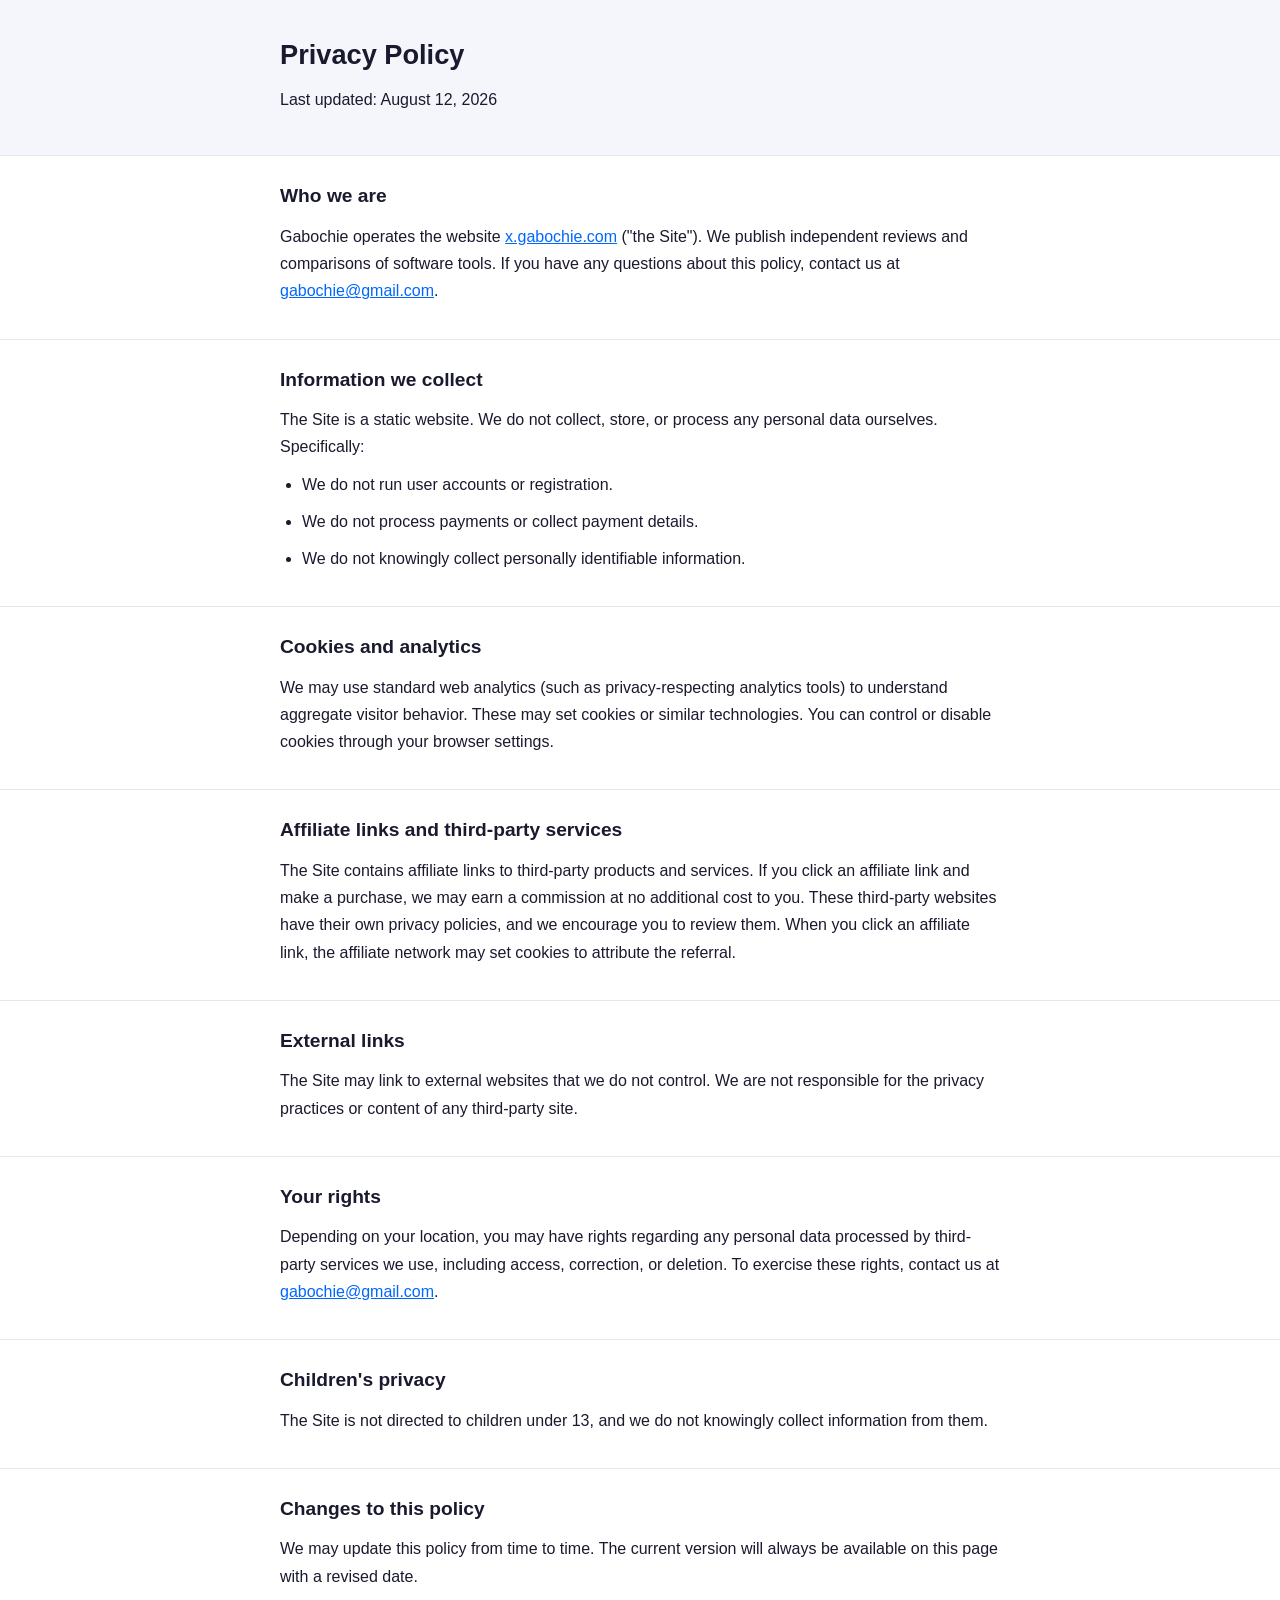
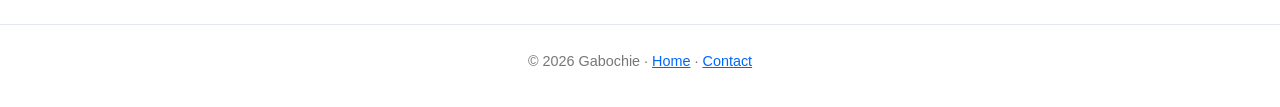
<file: privacy.html>
<!DOCTYPE html>
<html lang="en">
<head>
  <meta charset="UTF-8">
  <meta name="viewport" content="width=device-width, initial-scale=1.0">
  <title>Privacy Policy — Gabochie</title>
  <meta name="description" content="Privacy policy for Gabochie (x.gabochie.com): how we handle data, cookies, affiliate links, and your rights.">
  <meta name="robots" content="index, follow">
  <style>
    :root { --ink:#1a1a2e; --accent:#0066ff; --soft:#f4f6fb; --line:#e3e7f0; }
    * { box-sizing:border-box; margin:0; padding:0; }
    body { font-family:-apple-system,BlinkMacSystemFont,"Segoe UI",Roboto,sans-serif; color:var(--ink); line-height:1.7; background:#fff; }
    header { padding:32px 20px; background:var(--soft); border-bottom:1px solid var(--line); }
    .wrap { max-width:760px; margin:0 auto; padding:0 20px; }
    h1 { font-size:1.7rem; margin-bottom:8px; }
    section { padding:24px 20px; border-bottom:1px solid var(--line); }
    h2 { font-size:1.2rem; margin-bottom:10px; }
    p, li { margin-bottom:10px; }
    ul { padding-left:22px; }
    footer { padding:24px 20px; text-align:center; color:#777; font-size:.9rem; }
    a { color:var(--accent); }
  </style>
</head>
<body>

<header>
  <div class="wrap">
    <h1>Privacy Policy</h1>
    <p>Last updated: August 12, 2026</p>
  </div>
</header>

<section>
  <div class="wrap">
    <h2>Who we are</h2>
    <p>Gabochie operates the website <a href="https://x.gabochie.com/">x.gabochie.com</a> ("the Site"). We publish independent reviews and comparisons of software tools. If you have any questions about this policy, contact us at <a href="mailto:gabochie@gmail.com">gabochie@gmail.com</a>.</p>
  </div>
</section>

<section>
  <div class="wrap">
    <h2>Information we collect</h2>
    <p>The Site is a static website. We do not collect, store, or process any personal data ourselves. Specifically:</p>
    <ul>
      <li>We do not run user accounts or registration.</li>
      <li>We do not process payments or collect payment details.</li>
      <li>We do not knowingly collect personally identifiable information.</li>
    </ul>
  </div>
</section>

<section>
  <div class="wrap">
    <h2>Cookies and analytics</h2>
    <p>We may use standard web analytics (such as privacy-respecting analytics tools) to understand aggregate visitor behavior. These may set cookies or similar technologies. You can control or disable cookies through your browser settings.</p>
  </div>
</section>

<section>
  <div class="wrap">
    <h2>Affiliate links and third-party services</h2>
    <p>The Site contains affiliate links to third-party products and services. If you click an affiliate link and make a purchase, we may earn a commission at no additional cost to you. These third-party websites have their own privacy policies, and we encourage you to review them. When you click an affiliate link, the affiliate network may set cookies to attribute the referral.</p>
  </div>
</section>

<section>
  <div class="wrap">
    <h2>External links</h2>
    <p>The Site may link to external websites that we do not control. We are not responsible for the privacy practices or content of any third-party site.</p>
  </div>
</section>

<section>
  <div class="wrap">
    <h2>Your rights</h2>
    <p>Depending on your location, you may have rights regarding any personal data processed by third-party services we use, including access, correction, or deletion. To exercise these rights, contact us at <a href="mailto:gabochie@gmail.com">gabochie@gmail.com</a>.</p>
  </div>
</section>

<section>
  <div class="wrap">
    <h2>Children's privacy</h2>
    <p>The Site is not directed to children under 13, and we do not knowingly collect information from them.</p>
  </div>
</section>

<section>
  <div class="wrap">
    <h2>Changes to this policy</h2>
    <p>We may update this policy from time to time. The current version will always be available on this page with a revised date.</p>
  </div>
</section>

<footer>
  <div class="wrap">
    <p>© 2026 Gabochie · <a href="index.html">Home</a> · <a href="mailto:gabochie@gmail.com">Contact</a></p>
  </div>
</footer>

</body>
</html>
</file>
<file: style.css>
/* Shared styles for Gabochie comparison pages */
:root { --ink:#1a1a2e; --accent:#0066ff; --soft:#f4f6fb; --line:#e3e7f0; }
* { box-sizing:border-box; margin:0; padding:0; }
body { font-family:-apple-system,BlinkMacSystemFont,"Segoe UI",Roboto,sans-serif; color:var(--ink); line-height:1.6; background:#fff; }
header { padding:32px 20px; background:var(--soft); border-bottom:1px solid var(--line); text-align:center; }
.wrap { max-width:860px; margin:0 auto; padding:0 20px; }
h1 { font-size:1.9rem; line-height:1.3; margin-bottom:12px; }
.lede { font-size:1.15rem; color:#444; max-width:640px; margin:0 auto; }
section { padding:28px 20px; border-bottom:1px solid var(--line); }
h2 { font-size:1.4rem; margin-bottom:14px; }
h3 { font-size:1.1rem; margin:14px 0 8px; }
table { width:100%; border-collapse:collapse; margin:16px 0; }
th, td { text-align:left; padding:10px 12px; border:1px solid var(--line); }
th { background:var(--soft); }
tr.rec td { background:#eaf3ff; }
.cta { display:inline-block; background:var(--accent); color:#fff; padding:12px 22px; border-radius:8px; text-decoration:none; font-weight:600; margin:6px 0; }
.cta:hover { opacity:.9; }
.disclosure { font-size:.85rem; color:#666; margin-top:10px; }
.faq details { padding:10px 0; border-bottom:1px solid var(--line); }
.faq summary { font-weight:600; cursor:pointer; }
.faq p { margin-top:8px; }
ul { padding-left:22px; }
li { margin:6px 0; }
.nav { background:var(--soft); border-bottom:1px solid var(--line); padding:12px 0; }
.nav .wrap { display:flex; gap:18px; justify-content:center; flex-wrap:wrap; }
.nav a { color:var(--ink); text-decoration:none; font-weight:600; }
.nav a:hover { color:var(--accent); }
footer { padding:24px 20px; text-align:center; color:#777; font-size:.9rem; }
footer a { color:var(--accent); }
.verdict { background:#eaf3ff; border-left:4px solid var(--accent); padding:14px 16px; margin:16px 0; border-radius:6px; }
</file>
